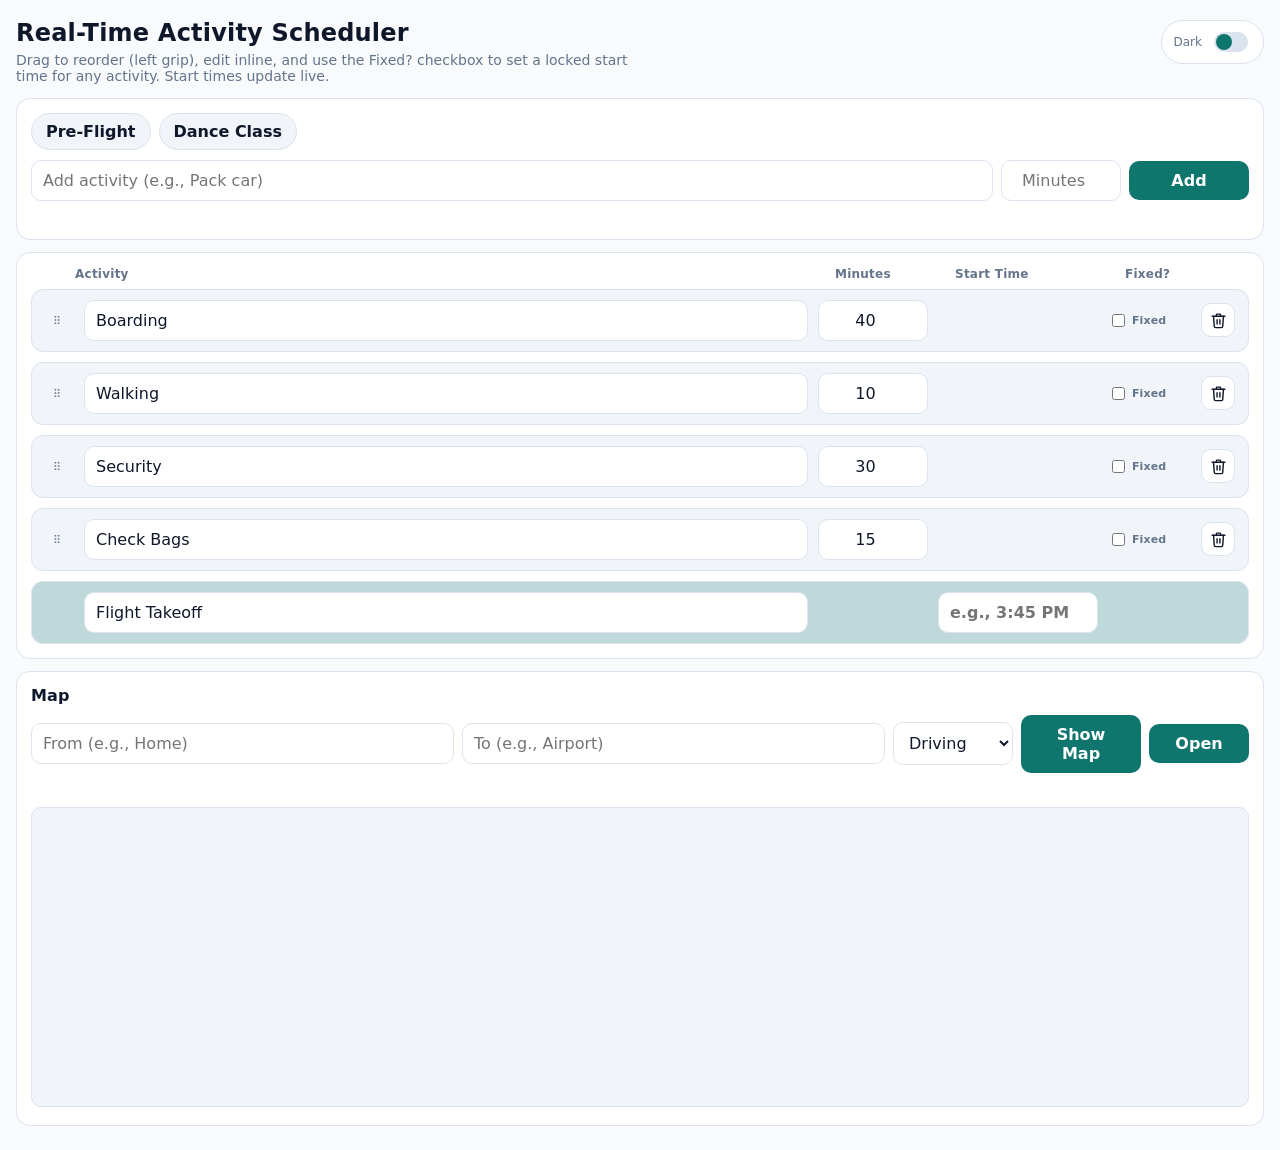
<file: index.html>
<!DOCTYPE html>
<html lang="en">
<head>
<meta charset="UTF-8" />
<meta name="viewport" content="width=device-width, initial-scale=1" />
<title>Real-Time Activity Scheduler</title>
<link rel="icon" href="favicon.ico" sizes="any" />
<link rel="apple-touch-icon" href="apple-touch-icon.png" />
<link rel="stylesheet" href="scheduler.css" />
</head>
<body>
<div class="app">
  <div class="header">
    <div>
      <h1>Real-Time Activity Scheduler</h1>
      <div class="sub">Drag to reorder (left grip), edit inline, and use the Fixed? checkbox to set a locked start time for any activity. Start times update live.</div>
    </div>
    <label class="toggle" title="Toggle dark mode">
      <span class="muted">Dark</span>
      <input id="modeToggle" type="checkbox" aria-label="Dark mode toggle" />
    </label>
  </div>

  <div class="card controls-card">
    <div class="preset-row">
      <button class="preset-btn" id="presetPreflightBtn" type="button">Pre-Flight</button>
      <button class="preset-btn" id="presetDanceBtn" type="button">Dance Class</button>
    </div>
    <div class="toolbar">
      <input type="text" id="customName" placeholder="Add activity (e.g., Pack car)" class="grow" />
      <input type="number" id="customMinutes" placeholder="Minutes" min="1" />
      <button class="btn grow" id="addBtn">Add</button>
    </div>
    <div id="formError" class="validation" role="alert" aria-live="polite"></div>
  </div>

  <div class="card table-wrap">
    <div class="list-head">
      <span>Activity</span>
      <span>Minutes</span>
      <span>Start Time</span>
      <span>Fixed?</span>
    </div>
    <div id="tbody" class="schedule-list"></div>
  </div>

  <div class="card map-card">
    <h2 class="section-title">Map</h2>
    <div class="map-toolbar">
      <input type="text" id="mapFrom" placeholder="From (e.g., Home)" />
      <input type="text" id="mapTo" placeholder="To (e.g., Airport)" />
      <select id="mapMode" aria-label="Travel mode">
        <option value="driving">Driving</option>
        <option value="walking">Walking</option>
        <option value="transit">Transit</option>
      </select>
      <button class="btn" id="mapUpdateBtn" type="button">Show Map</button>
      <a class="btn map-link" id="mapOpenLink" href="#" target="_blank" rel="noopener noreferrer">Open</a>
    </div>
    <div id="mapError" class="validation" role="alert" aria-live="polite"></div>
    <iframe id="mapFrame" class="map-frame" loading="lazy" referrerpolicy="no-referrer-when-downgrade" title="Google map preview"></iframe>
  </div>
</div>
<script src="scheduler.js"></script>
</body>
</html>
</file>
<file: scheduler.css>
:root{
  --bg:#f8fafc;
  --surface:#ffffff;
  --surface-soft:#f1f5f9;
  --ink:#0f172a;
  --muted:#64748b;
  --line:#dbe3ee;
  --brand:#0f766e;
  --brand-strong:#115e59;
  --danger:#b91c1c;
  --radius:14px;
}

body.dark{
  --bg:#111827;
  --surface:#182236;
  --surface-soft:#202b41;
  --ink:#e5e7eb;
  --muted:#9ca3af;
  --line:#2f3a51;
  --brand:#14b8a6;
  --brand-strong:#0d9488;
  --danger:#fca5a5;
}

*{box-sizing:border-box}
html,body{height:100%}
body{
  margin:0;
  background:linear-gradient(180deg,var(--bg),color-mix(in srgb,var(--bg) 90%, #ffffff 10%));
  color:var(--ink);
  font-family:"Avenir Next","Segoe UI",system-ui,-apple-system,sans-serif;
}
input,select,button,textarea{font:inherit}

.app{max-width:none;margin:0;padding:20px 16px 24px}
.header{display:flex;align-items:flex-start;justify-content:space-between;gap:14px;margin-bottom:14px}
h1{font-size:24px;line-height:1.1;margin:0;letter-spacing:.2px}
.sub{color:var(--muted);font-size:14px;max-width:72ch;margin-top:6px}

.toggle{display:inline-flex;gap:8px;align-items:center;border:1px solid var(--line);background:var(--surface);color:var(--ink);border-radius:999px;padding:8px 12px;cursor:pointer}
.toggle input{appearance:none;width:34px;height:20px;border-radius:999px;background:var(--line);position:relative;outline:none}
.toggle input::after{content:"";position:absolute;top:2px;left:2px;width:16px;height:16px;border-radius:50%;background:var(--brand);transition:transform .18s ease}
.toggle input:checked::after{transform:translateX(14px)}

.card{background:var(--surface);border:1px solid var(--line);border-radius:var(--radius);padding:14px}
.controls-card{margin-bottom:12px}
.preset-row{display:flex;gap:8px;flex-wrap:wrap;margin-bottom:10px}
.preset-btn{border:1px solid var(--line);background:var(--surface-soft);color:var(--ink);border-radius:999px;padding:8px 14px;cursor:pointer;font-weight:600}
.preset-btn:hover{background:color-mix(in srgb,var(--surface-soft) 75%, var(--brand) 25%)}

.toolbar{display:grid;grid-template-columns:minmax(0,1fr) 120px 120px;gap:8px;align-items:center;width:100%}
.toolbar input[type="text"],
.toolbar input[type="number"],
.toolbar input[type="time"],
.map-toolbar input,
.map-toolbar select,
.activity-card input[type="text"],
.activity-card input[type="number"],
.activity-card input[type="time"]{
  width:100%;
  max-width:100%;
  min-width:0;
  border:1px solid var(--line);
  border-radius:10px;
  padding:10px 11px;
  background:var(--surface);
  color:var(--ink);
}
.toolbar input[type="number"], .activity-card .col-minutes input[type="number"]{text-align:center}

.btn{border:0;background:var(--brand);color:#fff;border-radius:10px;padding:10px 14px;cursor:pointer;font-weight:700}
.btn:hover{background:var(--brand-strong)}
.map-link{display:inline-flex;align-items:center;justify-content:center;text-decoration:none}

.table-wrap{margin-top:10px}
.list-head{
  display:grid;
  grid-template-columns:minmax(280px,1fr) 110px 160px 80px;
  gap:10px;
  padding:0 44px 8px 44px;
  color:var(--muted);
  font-size:12px;
  font-weight:700;
  letter-spacing:.02em;
}
.schedule-list{display:flex;flex-direction:column;gap:10px}
.activity-card{
  display:grid;
  grid-template-columns:32px minmax(280px,1fr) 110px 160px 80px 40px;
  grid-template-areas:"handle activity minutes start fixed delete";
  gap:10px;
  align-items:center;
  background:var(--surface-soft);
  border:1px solid var(--line);
  border-radius:12px;
  padding:10px;
}
.activity-card > div{min-width:0}
.card-handle{grid-area:handle}
.card-activity{grid-area:activity}
.card-minutes{grid-area:minutes}
.card-start{grid-area:start}
.card-fixed{grid-area:fixed;display:flex;align-items:center;justify-content:flex-start}
.card-delete{grid-area:delete;display:flex;justify-content:center}
.fixed-toggle{display:inline-flex;align-items:center;gap:4px;font-size:11px;color:var(--muted);font-weight:700;letter-spacing:.01em}
.activity-card.end-row{
  background:color-mix(in srgb,var(--surface-soft) 78%, var(--brand) 22%);
}
.start{white-space:nowrap;text-align:center;color:var(--muted);font-weight:600}

.handle{cursor:grab;user-select:none;touch-action:none;display:inline-flex;align-items:center;justify-content:center;width:30px;height:30px;border-radius:8px;color:var(--muted)}
.handle svg{width:16px;height:16px;display:block}
.activity-card.dragging{opacity:.55}
.icon-btn{display:inline-flex;align-items:center;justify-content:center;width:34px;height:34px;border-radius:10px;border:1px solid var(--line);background:var(--surface);color:var(--ink);cursor:pointer}
.icon-btn:hover{background:var(--surface-soft)}
.trash svg{width:17px;height:17px}

.section-title{margin:0 0 10px;font-size:16px;letter-spacing:.2px}
.map-card{margin-top:12px}
.map-toolbar{display:grid;grid-template-columns:minmax(0,1fr) minmax(0,1fr) 120px 120px 100px;gap:8px;align-items:center}
.map-frame{width:100%;height:300px;border:1px solid var(--line);border-radius:10px;margin-top:10px;background:var(--surface-soft)}

.muted{color:var(--muted);font-size:12px}
.validation{min-height:1.2em;color:var(--danger);font-size:13px;margin-top:8px}
.input-error{border-color:var(--danger)!important;box-shadow:0 0 0 1px color-mix(in srgb,var(--danger) 42%, transparent)}

@media (max-width: 860px){
  .app{padding:14px 12px 18px}
  .header{display:block}
  .toggle{margin-top:10px}
  .toolbar{grid-template-columns:minmax(0,1fr) 104px 104px}
  .map-toolbar{grid-template-columns:minmax(0,1fr) minmax(0,1fr) 120px}
  #mapUpdateBtn,#mapOpenLink{width:100%}
  .list-head{display:none}
  .activity-card{
    grid-template-columns:32px minmax(0,1fr) 94px 130px 72px 36px;
    grid-template-areas:"handle activity minutes start fixed delete";
    gap:8px;
  }
}

@media (max-width: 700px){
  .app{padding:8px 6px 12px}
  h1{font-size:21px}
  .sub{font-size:13px}

  .card{padding:6px;border-radius:10px}
  .preset-row{display:grid;grid-template-columns:1fr 1fr;gap:8px}
  .preset-btn,.btn,.map-link{min-height:44px}
  .toolbar input[type="text"],
  .toolbar input[type="number"],
  .activity-card input[type="text"],
  .activity-card input[type="number"],
  .map-toolbar input,
  .map-toolbar select,
  .btn,
  .preset-btn{
    font-size:16px;
  }

  .toolbar{grid-template-columns:minmax(0,1fr) 96px}
  #customName{grid-column:1 / -1}
  #addBtn{grid-column:1 / -1}

  .table-wrap{border:0;padding:0;background:transparent}
  .activity-card{
    grid-template-columns:28px minmax(104px,1fr) auto minmax(84px,26%);
    grid-template-areas:
      "handle start fixed delete"
      "activity activity activity minutes";
    gap:6px 8px;
    padding:8px;
  }
  .card-handle,.card-fixed,.card-delete{align-self:start}
  .card-delete{justify-content:flex-end}
  .card-start{
    justify-self:start;
    align-self:start;
    width:100%;
    text-align:left;
  }
  .card-minutes input[type="number"]{text-align:left}
  .card-activity::before,.card-minutes::before,.card-start::before{
    display:block;
    font-size:10px;
    font-weight:700;
    letter-spacing:.02em;
    color:var(--muted);
    margin:0 0 2px;
    text-transform:uppercase;
    opacity:.9;
  }
  .card-activity::before{content:"Activity"}
  .card-minutes::before{content:"Minutes"}
  .card-start::before{content:"Start Time"}

  .map-toolbar{grid-template-columns:1fr 1fr;gap:8px}
  #mapFrom,#mapTo{grid-column:1 / -1}
  #mapMode{grid-column:1 / span 1}
  #mapUpdateBtn{grid-column:2 / span 1}
  #mapOpenLink{grid-column:1 / -1}
  .map-frame{height:220px}
}
</file>
